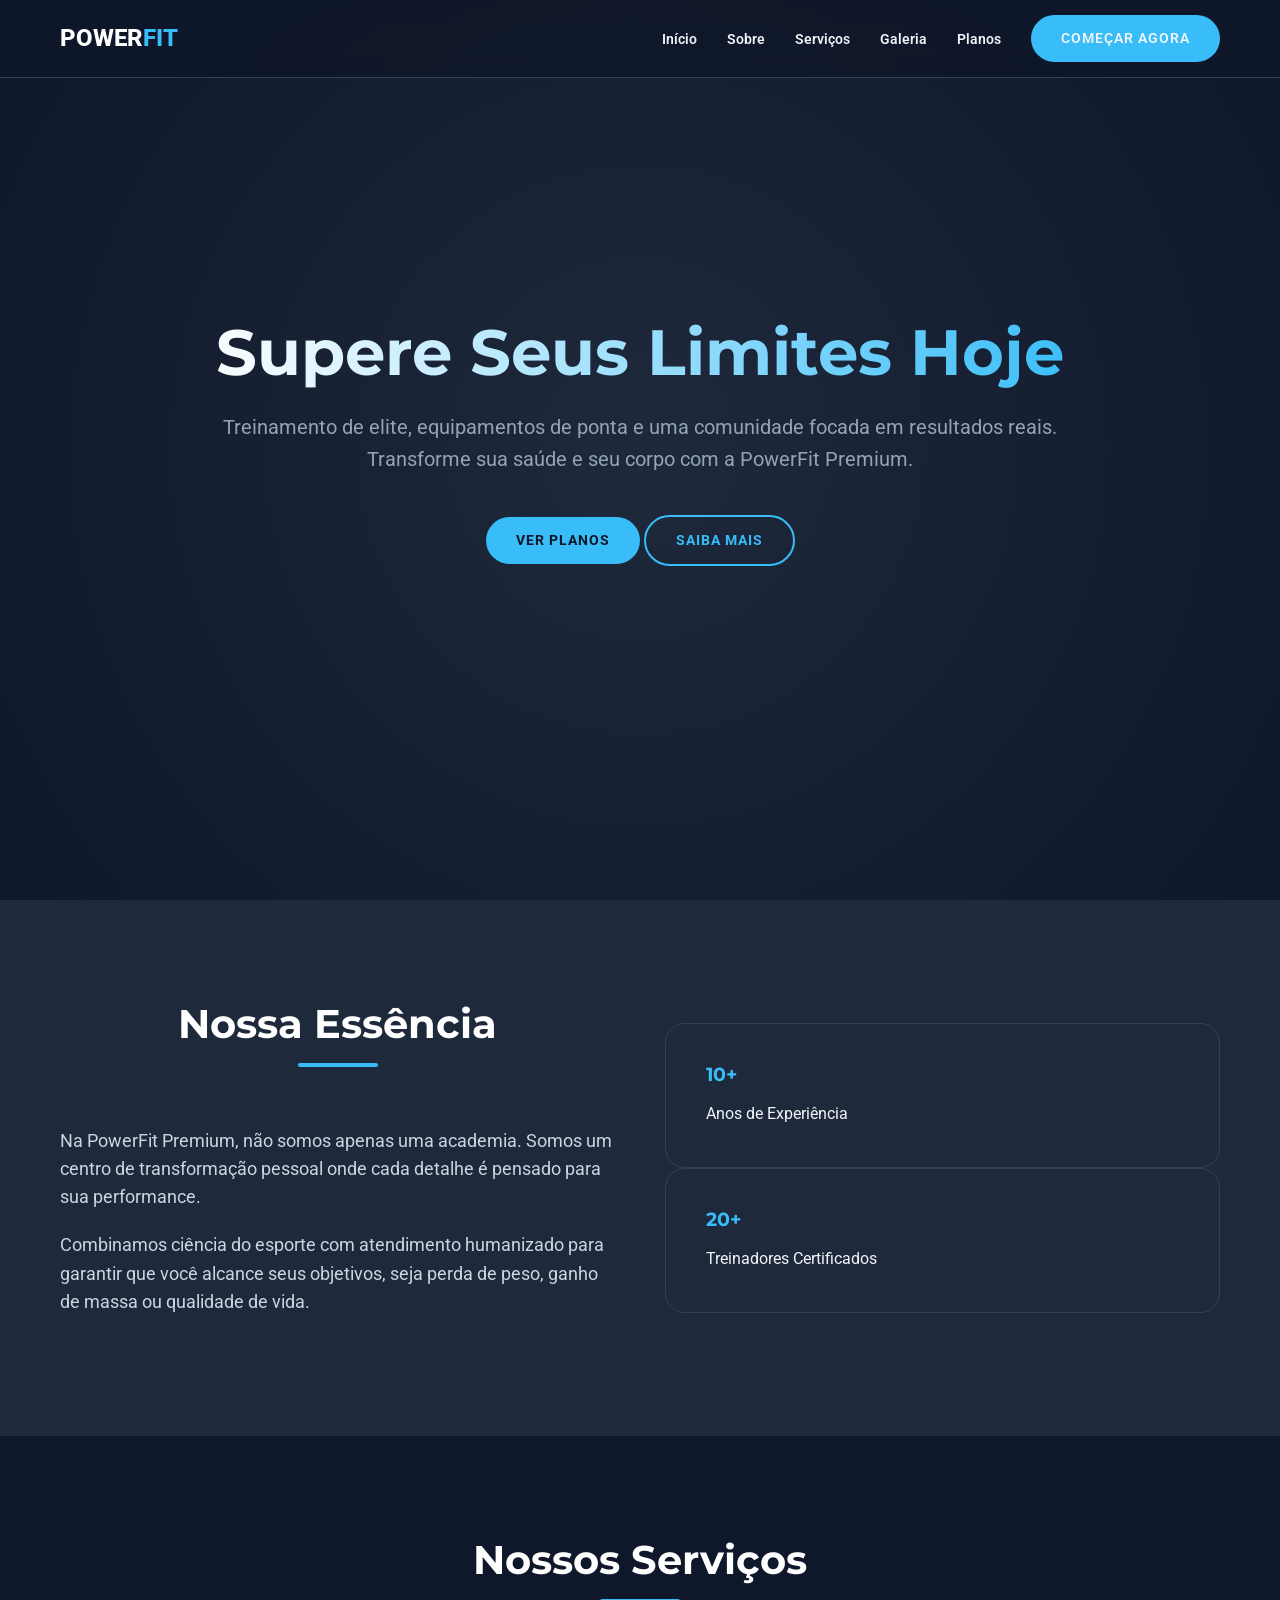
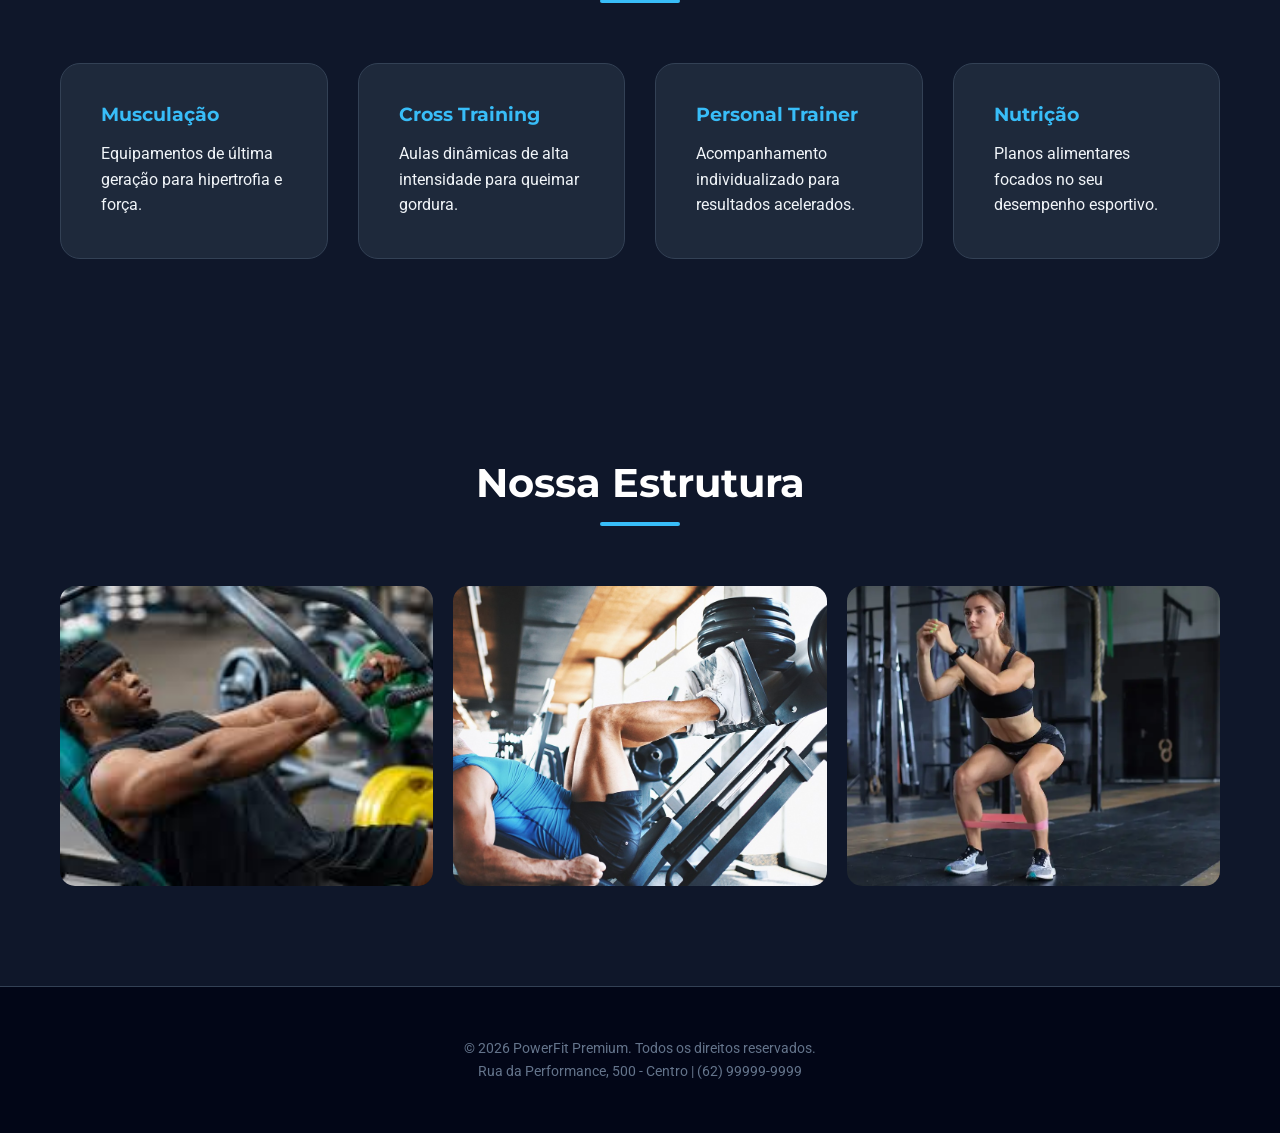
<file: index.html>
<!DOCTYPE html>
<html lang="pt-BR">
<head>
    <meta charset="UTF-8">
    <meta name="viewport" content="width=device-width, initial-scale=1.0">
    <title>PowerFit Premium | Sua Melhor Versão</title>
    <link rel="stylesheet" href="css/style.css">
    <link href="https://fonts.googleapis.com/css2?family=Montserrat:wght@700;800&family=Roboto:wght@400;500&display=swap" rel="stylesheet">
</head>
<body>

    <header class="main-header">
        <div class="container">
            <div class="logo">Power<span>Fit</span></div>
            <nav class="main-nav">
                <ul>
                    <li><a href="#hero">Início</a></li>
                    <li><a href="#about">Sobre</a></li>
                    <li><a href="#services">Serviços</a></li>
                    <li><a href="#gallery">Galeria</a></li>
                    <li><a href="pages/plano.html">Planos</a></li>
                    <li><a href="pages/cadastro.html" class="btn btn-primary">Começar Agora</a></li>
                </ul>
            </nav>
        </div>
    </header>

    <section id="hero" class="hero-section">
        <div class="container">
            <div class="hero-content">
                <h1>Supere Seus Limites Hoje</h1>
                <p>Treinamento de elite, equipamentos de ponta e uma comunidade focada em resultados reais. Transforme sua saúde e seu corpo com a PowerFit Premium.</p>
                <div class="hero-btns">
                    <a href="pages/plano.html" class="btn btn-primary">Ver Planos</a>
                    <a href="#about" class="btn btn-secondary">Saiba Mais</a>
                </div>
            </div>
        </div>
    </section>

    <section id="about" class="about-section">
        <div class="container">
            <div class="about-content">
                <div class="about-text">
                    <h2>Nossa Essência</h2>
                    <p>Na PowerFit Premium, não somos apenas uma academia. Somos um centro de transformação pessoal onde cada detalhe é pensado para sua performance.</p>
                    <p>Combinamos ciência do esporte com atendimento humanizado para garantir que você alcance seus objetivos, seja perda de peso, ganho de massa ou qualidade de vida.</p>
                </div>
                <div class="about-stats">
                    <div class="service-item">
                        <h3>10+</h3>
                        <p>Anos de Experiência</p>
                    </div>
                    <div class="service-item">
                        <h3>20+</h3>
                        <p>Treinadores Certificados</p>
                    </div>
                </div>
            </div>
        </div>
    </section>

    <section id="services" class="services-section">
        <div class="container">
            <h2>Nossos Serviços</h2>
            <div class="service-grid">
                <div class="service-item">
                    <h3>Musculação</h3>
                    <p>Equipamentos de última geração para hipertrofia e força.</p>
                </div>
                <div class="service-item">
                    <h3>Cross Training</h3>
                    <p>Aulas dinâmicas de alta intensidade para queimar gordura.</p>
                </div>
                <div class="service-item">
                    <h3>Personal Trainer</h3>
                    <p>Acompanhamento individualizado para resultados acelerados.</p>
                </div>
                <div class="service-item">
                    <h3>Nutrição</h3>
                    <p>Planos alimentares focados no seu desempenho esportivo.</p>
                </div>
            </div>
        </div>
    </section>

    <section id="gallery" class="gallery-section">
        <div class="container">
            <h2>Nossa Estrutura</h2>
            <div class="gallery-grid">
                <div class="gallery-item"><img src="img/imagem1.jpeg" alt="Academia"></div>
                <div class="gallery-item"><img src="img/imagem2.jpg" alt="Treino"></div>
                <div class="gallery-item"><img src="img/imagem3.webp" alt="Equipamentos"></div>
            </div>
        </div>
    </section>

    <footer>
        <div class="container">
            <p>&copy; 2026 PowerFit Premium. Todos os direitos reservados.</p>
            <p>Rua da Performance, 500 - Centro | (62) 99999-9999</p>
        </div>
    </footer>

</body>
</html>
</file>
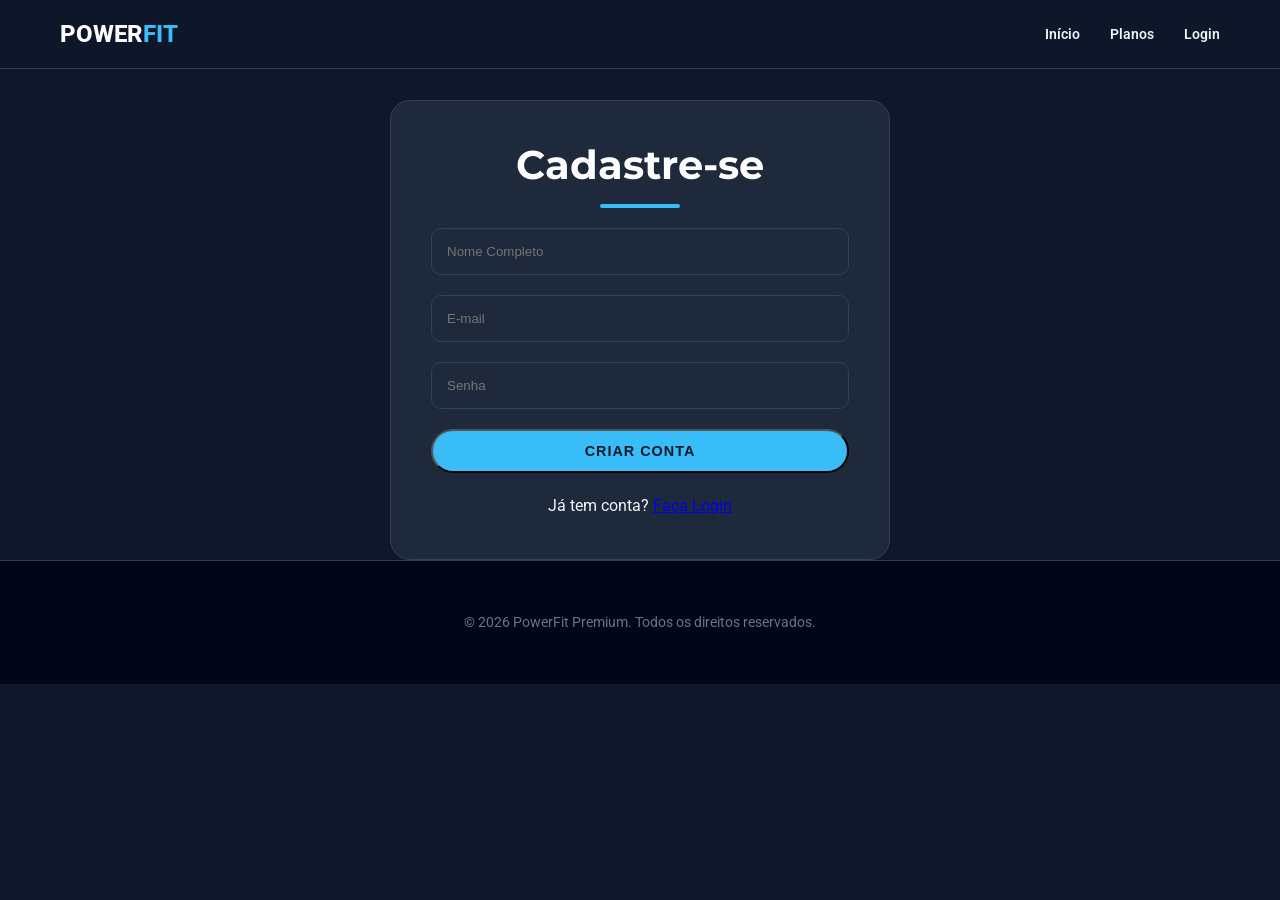
<file: pages/cadastro.html>
<!DOCTYPE html>
<html lang="pt-BR">
<head>
    <meta charset="UTF-8">
    <meta name="viewport" content="width=device-width, initial-scale=1.0">
    <title>Cadastro | PowerFit Premium</title>
    <link rel="stylesheet" href="../css/style.css">
    <link href="https://fonts.googleapis.com/css2?family=Montserrat:wght@700&family=Roboto:wght@400;500&display=swap" rel="stylesheet">
</head>
<body style="padding-top: 100px;">

    <header class="main-header">
        <div class="container">
            <a href="../index.html" class="logo" style="text-decoration:none;">Power<span>Fit</span></a>
            <nav class="main-nav">
                <ul>
                    <li><a href="../index.html">Início</a></li>
                    <li><a href="plano.html">Planos</a></li>
                    <li><a href="login.html">Login</a></li>
                </ul>
            </nav>
        </div>
    </header>

    <section class="container">
        <div style="max-width: 500px; margin: 0 auto; background: #1e293b; padding: 40px; border-radius: 20px; border: 1px solid #334155;">
            <h2 style="margin-bottom: 20px;">Cadastre-se</h2>
            <form class="contact-form">
                <input type="text" placeholder="Nome Completo" required>
                <input type="email" placeholder="E-mail" required>
                <input type="password" placeholder="Senha" required>
                <button type="submit" class="btn btn-primary" style="width: 100%;">Criar Conta</button>
            </form>
            <p style="text-align: center; margin-top: 20px;">Já tem conta? <a href="login.html">Faça Login</a></p>
        </div>
    </section>

    <footer>
        <div class="container">
            <p>&copy; 2026 PowerFit Premium. Todos os direitos reservados.</p>
        </div>
    </footer>

</body>
</html>
</file>
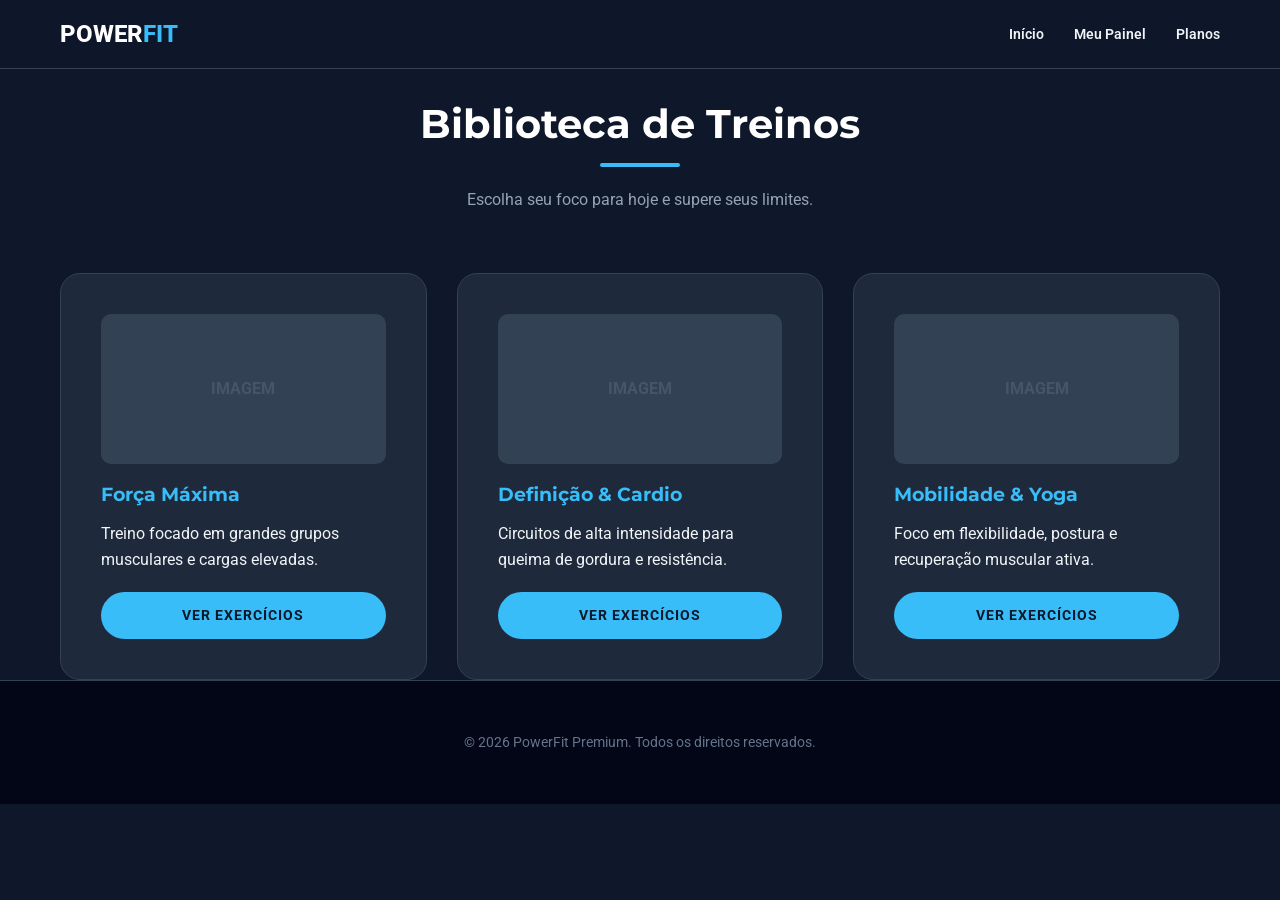
<file: pages/catalogo.html>
<!DOCTYPE html>
<html lang="pt-BR">
<head>
    <meta charset="UTF-8">
    <meta name="viewport" content="width=device-width, initial-scale=1.0">
    <title>Catálogo | PowerFit Premium</title>
    <link rel="stylesheet" href="../css/style.css">
    <link href="https://fonts.googleapis.com/css2?family=Montserrat:wght@700&family=Roboto:wght@400;500&display=swap" rel="stylesheet">
</head>
<body style="padding-top: 100px;">

    <header class="main-header">
        <div class="container">
            <a href="../index.html" class="logo" style="text-decoration:none;">Power<span>Fit</span></a>
            <nav class="main-nav">
                <ul>
                    <li><a href="../index.html">Início</a></li>
                    <li><a href="dashboard.html">Meu Painel</a></li>
                    <li><a href="plano.html">Planos</a></li>
                </ul>
            </nav>
        </div>
    </header>

    <section class="container">
        <h2>Biblioteca de Treinos</h2>
        <p style="text-align: center; color: #94a3b8; margin-top: -40px; margin-bottom: 60px;">Escolha seu foco para hoje e supere seus limites.</p>

        <div class="service-grid">
            <div class="service-item">
                <div style="height: 150px; background: #334155; border-radius: 10px; margin-bottom: 20px; display: flex; align-items: center; justify-content: center; font-weight: bold; color: #475569;">IMAGEM</div>
                <h3>Força Máxima</h3>
                <p style="margin-bottom: 20px;">Treino focado em grandes grupos musculares e cargas elevadas.</p>
                <a href="treino.html" class="btn btn-primary" style="width: 100%; text-align: center;">Ver Exercícios</a>
            </div>
            <div class="service-item">
                <div style="height: 150px; background: #334155; border-radius: 10px; margin-bottom: 20px; display: flex; align-items: center; justify-content: center; font-weight: bold; color: #475569;">IMAGEM</div>
                <h3>Definição & Cardio</h3>
                <p style="margin-bottom: 20px;">Circuitos de alta intensidade para queima de gordura e resistência.</p>
                <a href="treino.html" class="btn btn-primary" style="width: 100%; text-align: center;">Ver Exercícios</a>
            </div>
            <div class="service-item">
                <div style="height: 150px; background: #334155; border-radius: 10px; margin-bottom: 20px; display: flex; align-items: center; justify-content: center; font-weight: bold; color: #475569;">IMAGEM</div>
                <h3>Mobilidade & Yoga</h3>
                <p style="margin-bottom: 20px;">Foco em flexibilidade, postura e recuperação muscular ativa.</p>
                <a href="treino.html" class="btn btn-primary" style="width: 100%; text-align: center;">Ver Exercícios</a>
            </div>
        </div>
    </section>

    <footer>
        <div class="container">
            <p>&copy; 2026 PowerFit Premium. Todos os direitos reservados.</p>
        </div>
    </footer>

</body>
</html>
</file>
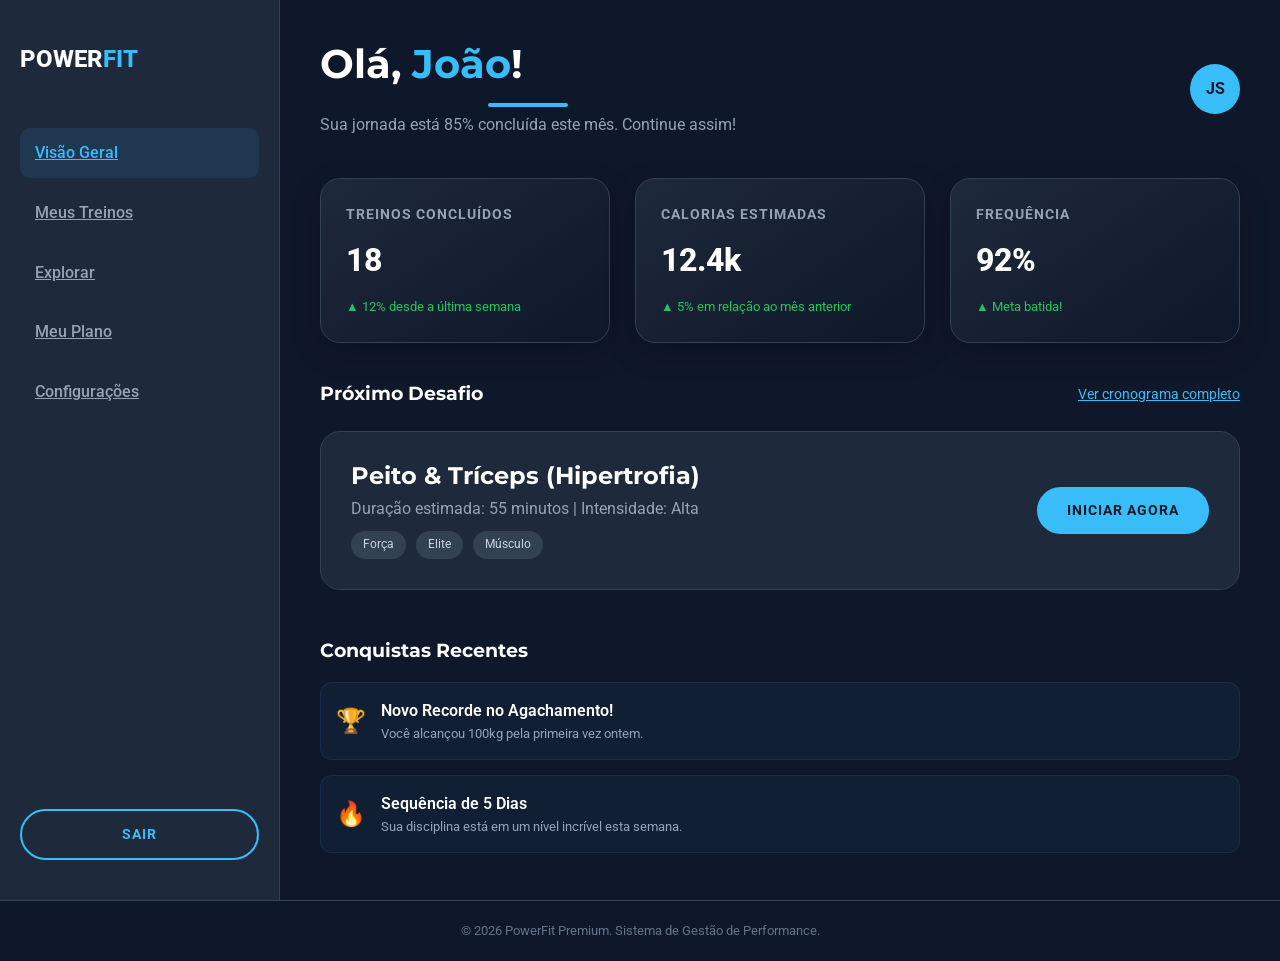
<file: pages/dashboard.html>
<!DOCTYPE html>
<html lang="pt-BR">
<head>
    <meta charset="UTF-8">
    <meta name="viewport" content="width=device-width, initial-scale=1.0">
    <title>Meu Painel | PowerFit Premium</title>
    <link rel="stylesheet" href="../css/style.css">
    <link href="https://fonts.googleapis.com/css2?family=Montserrat:wght@700;800&family=Roboto:wght@300;400;500&display=swap" rel="stylesheet">
    <style>
        /* Estilos específicos para o Dashboard para elevar o nível de UX */
        .dashboard-container {
            display: grid;
            grid-template-columns: 280px 1fr;
            min-height: 100vh;
            background-color: var(--dark-bg);
        }

        .sidebar {
            background: #1e293b;
            padding: 40px 20px;
            border-right: 1px solid #334155;
            display: flex;
            flex-direction: column;
            gap: 30px;
        }

        .sidebar-nav {
            list-style: none;
        }

        .sidebar-nav li {
            margin-bottom: 10px;
        }

        .sidebar-nav a {
            display: flex;
            align-items: center;
            padding: 12px 15px;
            border-radius: 10px;
            color: #94a3b8;
            font-weight: 500;
            transition: all 0.3s;
        }

        .sidebar-nav a:hover, .sidebar-nav a.active {
            background: rgba(56, 189, 248, 0.1);
            color: var(--primary-color);
        }

        .main-content {
            padding: 40px;
            overflow-y: auto;
        }

        .stats-grid {
            display: grid;
            grid-template-columns: repeat(auto-fit, minmax(240px, 1fr));
            gap: 25px;
            margin-bottom: 40px;
        }

        .stat-card {
            background: linear-gradient(145deg, #1e293b, #0f172a);
            padding: 25px;
            border-radius: 20px;
            border: 1px solid #334155;
            box-shadow: 0 10px 30px rgba(0,0,0,0.2);
        }

        .stat-card h4 {
            color: #94a3b8;
            font-size: 0.85rem;
            text-transform: uppercase;
            letter-spacing: 1px;
            margin-bottom: 10px;
        }

        .stat-card .value {
            font-size: 2rem;
            font-weight: 800;
            color: #fff;
        }

        .stat-card .trend {
            font-size: 0.8rem;
            margin-top: 10px;
        }

        .trend.up { color: #22c55e; }
        .trend.down { color: #ef4444; }

        .dashboard-section-title {
            display: flex;
            justify-content: space-between;
            align-items: center;
            margin-bottom: 25px;
        }

        .workout-card {
            background: #1e293b;
            border-radius: 20px;
            padding: 30px;
            border: 1px solid #334155;
            display: flex;
            justify-content: space-between;
            align-items: center;
            gap: 20px;
            flex-wrap: wrap;
        }

        .workout-info h3 {
            font-size: 1.5rem;
            margin-bottom: 5px;
        }

        .workout-tags {
            display: flex;
            gap: 10px;
            margin-top: 10px;
        }

        .tag {
            background: #334155;
            padding: 4px 12px;
            border-radius: 50px;
            font-size: 0.75rem;
            color: #cbd5e1;
        }

        @media (max-width: 992px) {
            .dashboard-container {
                grid-template-columns: 1fr;
            }
            .sidebar {
                display: none; /* Simplificação para mobile */
            }
        }
    </style>
</head>
<body>

    <div class="dashboard-container">
        <!-- SIDEBAR: Navegação lateral de elite -->
        <aside class="sidebar">
            <div class="logo" style="margin-bottom: 20px;">Power<span>Fit</span></div>
            <ul class="sidebar-nav">
                <li><a href="#" class="active">Visão Geral</a></li>
                <li><a href="treino.html">Meus Treinos</a></li>
                <li><a href="catalogo.html">Explorar</a></li>
                <li><a href="plano.html">Meu Plano</a></li>
                <li><a href="#">Configurações</a></li>
            </ul>
            <div style="margin-top: auto;">
                <a href="../index.html" class="btn btn-secondary" style="width: 100%; text-align: center;">Sair</a>
            </div>
        </aside>

        <!-- MAIN CONTENT: Painel principal com estatísticas -->
        <main class="main-content">
            <header style="display: flex; justify-content: space-between; align-items: center; margin-bottom: 40px;">
                <div>
                    <h2 style="text-align: left; margin-bottom: 5px;">Olá, <span style="color: var(--primary-color);">João</span>!</h2>
                    <p style="color: #94a3b8;">Sua jornada está 85% concluída este mês. Continue assim!</p>
                </div>
                <div style="width: 50px; height: 50px; background: var(--primary-color); border-radius: 50%; display: flex; align-items: center; justify-content: center; font-weight: bold; color: #0f172a;">JS</div>
            </header>

            <!-- STATS: Cards de métricas rápidas -->
            <div class="stats-grid">
                <div class="stat-card">
                    <h4>Treinos Concluídos</h4>
                    <div class="value">18</div>
                    <div class="trend up">▲ 12% desde a última semana</div>
                </div>
                <div class="stat-card">
                    <h4>Calorias Estimadas</h4>
                    <div class="value">12.4k</div>
                    <div class="trend up">▲ 5% em relação ao mês anterior</div>
                </div>
                <div class="stat-card">
                    <h4>Frequência</h4>
                    <div class="value">92%</div>
                    <div class="trend up">▲ Meta batida!</div>
                </div>
            </div>

            <!-- NEXT WORKOUT: Chamada para ação principal -->
            <div class="dashboard-section-title">
                <h3 style="margin-bottom: 0;">Próximo Desafio</h3>
                <a href="catalogo.html" style="color: var(--primary-color); font-size: 0.9rem;">Ver cronograma completo</a>
            </div>

            <div class="workout-card">
                <div class="workout-info">
                    <h3>Peito & Tríceps (Hipertrofia)</h3>
                    <p style="color: #94a3b8;">Duração estimada: 55 minutos | Intensidade: Alta</p>
                    <div class="workout-tags">
                        <span class="tag">Força</span>
                        <span class="tag">Elite</span>
                        <span class="tag">Músculo</span>
                    </div>
                </div>
                <a href="treino.html" class="btn btn-primary">Iniciar Agora</a>
            </div>

            <!-- RECENT ACTIVITY: Lista de conquistas recentes -->
            <div style="margin-top: 50px;">
                <h3 style="margin-bottom: 20px;">Conquistas Recentes</h3>
                <div style="display: grid; gap: 15px;">
                    <div style="display: flex; align-items: center; gap: 15px; background: rgba(56, 189, 248, 0.05); padding: 15px; border-radius: 12px; border: 1px solid rgba(56, 189, 248, 0.1);">
                        <div style="font-size: 1.5rem;">🏆</div>
                        <div>
                            <p style="font-weight: 600; color: #fff;">Novo Recorde no Agachamento!</p>
                            <p style="font-size: 0.8rem; color: #94a3b8;">Você alcançou 100kg pela primeira vez ontem.</p>
                        </div>
                    </div>
                    <div style="display: flex; align-items: center; gap: 15px; background: rgba(56, 189, 248, 0.05); padding: 15px; border-radius: 12px; border: 1px solid rgba(56, 189, 248, 0.1);">
                        <div style="font-size: 1.5rem;">🔥</div>
                        <div>
                            <p style="font-weight: 600; color: #fff;">Sequência de 5 Dias</p>
                            <p style="font-size: 0.8rem; color: #94a3b8;">Sua disciplina está em um nível incrível esta semana.</p>
                        </div>
                    </div>
                </div>
            </div>
        </main>
    </div>

    <footer style="padding: 20px; background: #0f172a; border-top: 1px solid #334155; text-align: center;">
        <p style="color: #64748b; font-size: 0.8rem;">&copy; 2026 PowerFit Premium. Sistema de Gestão de Performance.</p>
    </footer>

</body>
</html>
</file>
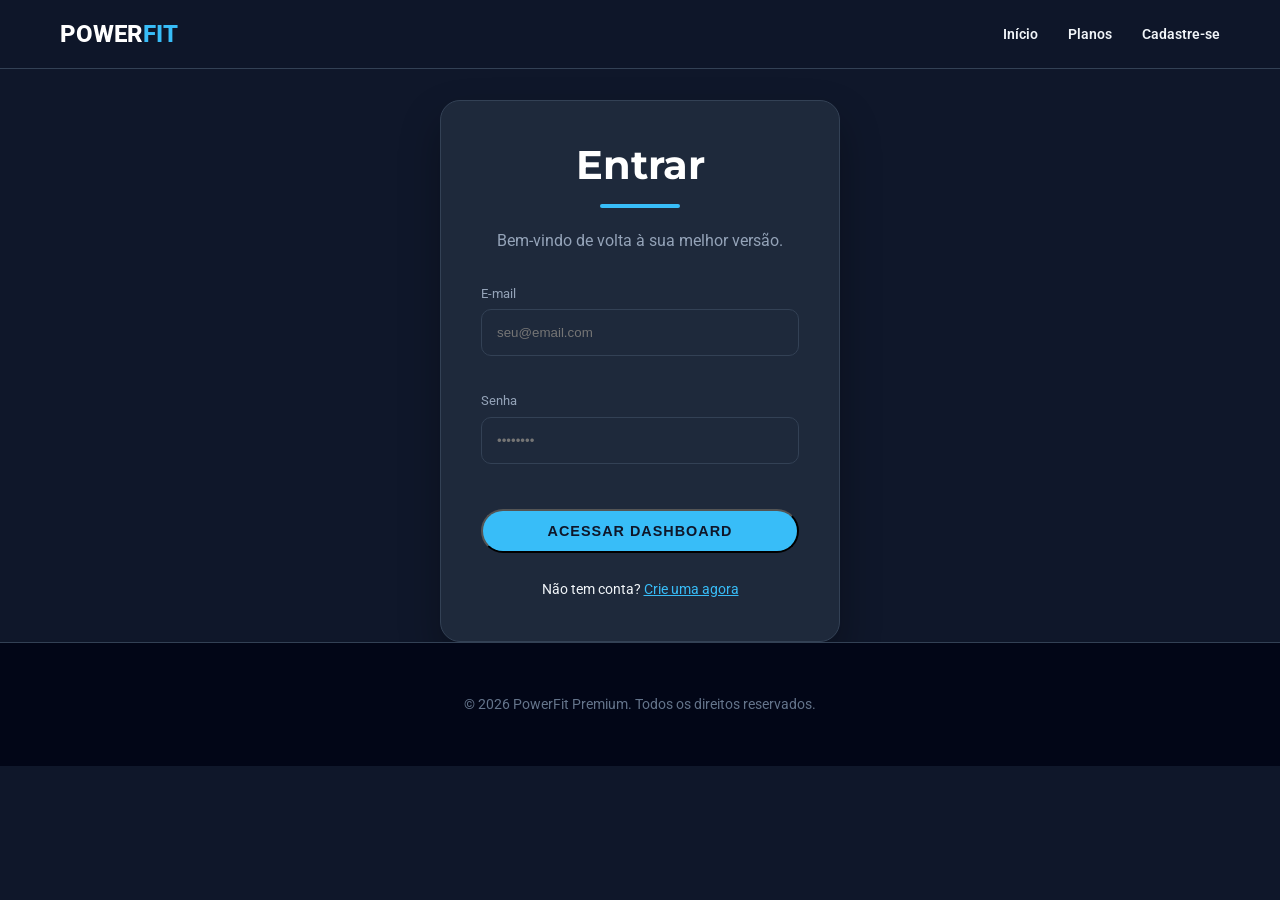
<file: pages/login.html>
<!DOCTYPE html>
<html lang="pt-BR">
<head>
    <meta charset="UTF-8">
    <meta name="viewport" content="width=device-width, initial-scale=1.0">
    <title>Login | PowerFit Premium</title>
    <link rel="stylesheet" href="../css/style.css">
    <link href="https://fonts.googleapis.com/css2?family=Montserrat:wght@700&family=Roboto:wght@400;500&display=swap" rel="stylesheet">
</head>
<body style="padding-top: 100px;">

    <header class="main-header">
        <div class="container">
            <a href="../index.html" class="logo" style="text-decoration:none;">Power<span>Fit</span></a>
            <nav class="main-nav">
                <ul>
                    <li><a href="../index.html">Início</a></li>
                    <li><a href="plano.html">Planos</a></li>
                    <li><a href="cadastro.html">Cadastre-se</a></li>
                </ul>
            </nav>
        </div>
    </header>

    <section class="container">
        <div style="max-width: 400px; margin: 0 auto; background: #1e293b; padding: 40px; border-radius: 20px; border: 1px solid #334155; box-shadow: 0 20px 40px rgba(0,0,0,0.3);">
            <h2 style="margin-bottom: 20px; text-align: center;">Entrar</h2>
            <p style="text-align: center; color: #94a3b8; margin-bottom: 30px;">Bem-vindo de volta à sua melhor versão.</p>
            <form class="contact-form" action="dashboard.html">
                <div style="margin-bottom: 15px;">
                    <label style="display:block; margin-bottom: 5px; font-size: 0.8rem; color: #94a3b8;">E-mail</label>
                    <input type="email" placeholder="seu@email.com" required style="width: 100%;">
                </div>
                <div style="margin-bottom: 25px;">
                    <label style="display:block; margin-bottom: 5px; font-size: 0.8rem; color: #94a3b8;">Senha</label>
                    <input type="password" placeholder="••••••••" required style="width: 100%;">
                </div>
                <button type="submit" class="btn btn-primary" style="width: 100%;">Acessar Dashboard</button>
            </form>
            <p style="text-align: center; margin-top: 25px; font-size: 0.9rem;">Não tem conta? <a href="cadastro.html" style="color: var(--primary-color);">Crie uma agora</a></p>
        </div>
    </section>

    <footer>
        <div class="container">
            <p>&copy; 2026 PowerFit Premium. Todos os direitos reservados.</p>
        </div>
    </footer>

</body>
</html>
</file>
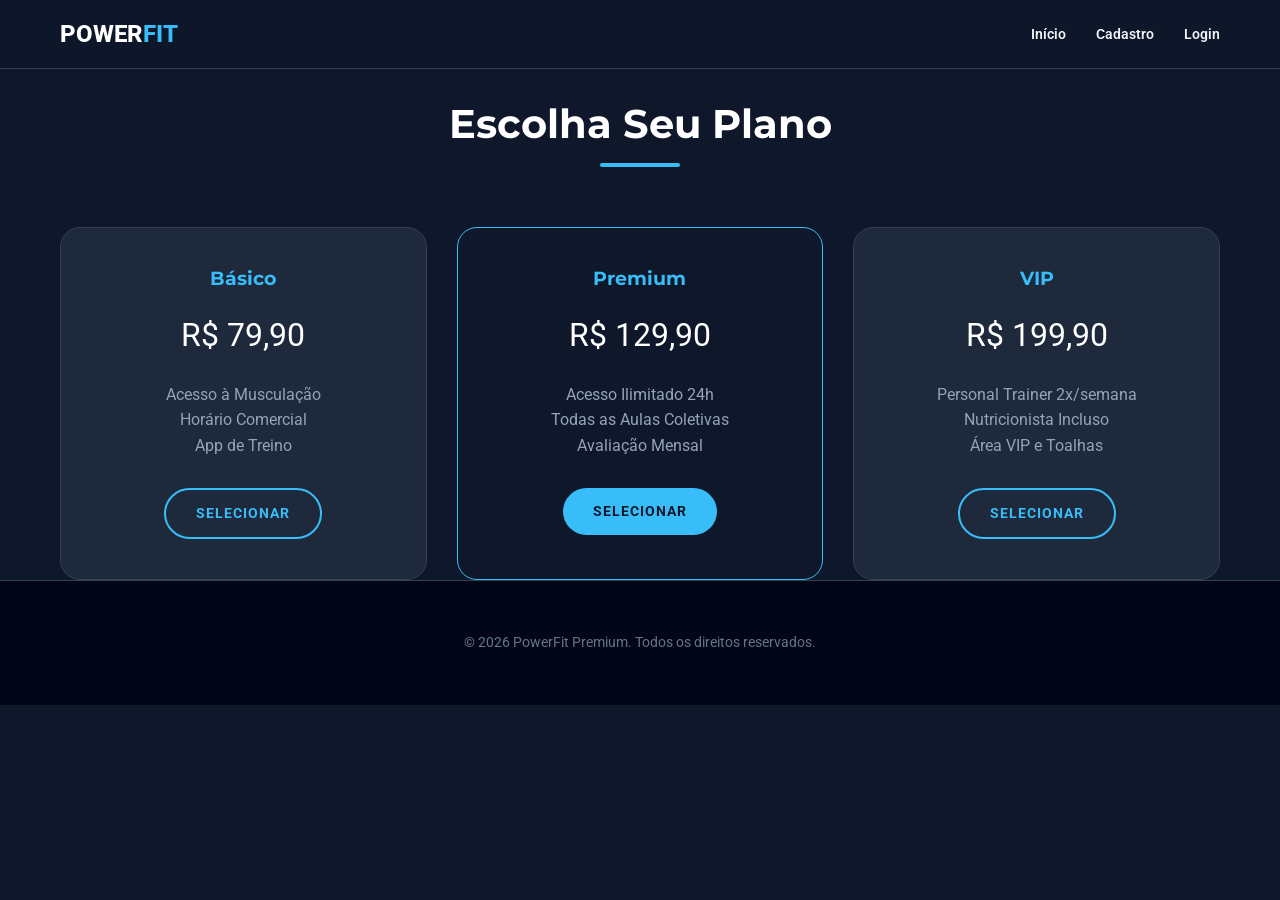
<file: pages/plano.html>
<!DOCTYPE html>
<html lang="pt-BR">
<head>
    <meta charset="UTF-8">
    <meta name="viewport" content="width=device-width, initial-scale=1.0">
    <title>Planos | PowerFit Premium</title>
    <link rel="stylesheet" href="../css/style.css">
    <link href="https://fonts.googleapis.com/css2?family=Montserrat:wght@700&family=Roboto:wght@400;500&display=swap" rel="stylesheet">
</head>
<body style="padding-top: 100px;">

    <header class="main-header">
        <div class="container">
            <a href="../index.html" class="logo" style="text-decoration:none;">Power<span>Fit</span></a>
            <nav class="main-nav">
                <ul>
                    <li><a href="../index.html">Início</a></li>
                    <li><a href="cadastro.html">Cadastro</a></li>
                    <li><a href="login.html">Login</a></li>
                </ul>
            </nav>
        </div>
    </header>

    <section class="container">
        <h2>Escolha Seu Plano</h2>
        <div class="service-grid">
            <div class="service-item" style="text-align: center;">
                <h3>Básico</h3>
                <p style="font-size: 2rem; color: #fff; margin: 20px 0;">R$ 79,90</p>
                <ul style="list-style: none; margin-bottom: 30px; color: #94a3b8;">
                    <li>Acesso à Musculação</li>
                    <li>Horário Comercial</li>
                    <li>App de Treino</li>
                </ul>
                <a href="cadastro.html" class="btn btn-secondary">Selecionar</a>
            </div>
            <div class="service-item" style="text-align: center; border-color: var(--primary-color); background: #0f172a;">
                <h3 style="color: var(--primary-color);">Premium</h3>
                <p style="font-size: 2rem; color: #fff; margin: 20px 0;">R$ 129,90</p>
                <ul style="list-style: none; margin-bottom: 30px; color: #94a3b8;">
                    <li>Acesso Ilimitado 24h</li>
                    <li>Todas as Aulas Coletivas</li>
                    <li>Avaliação Mensal</li>
                </ul>
                <a href="cadastro.html" class="btn btn-primary">Selecionar</a>
            </div>
            <div class="service-item" style="text-align: center;">
                <h3>VIP</h3>
                <p style="font-size: 2rem; color: #fff; margin: 20px 0;">R$ 199,90</p>
                <ul style="list-style: none; margin-bottom: 30px; color: #94a3b8;">
                    <li>Personal Trainer 2x/semana</li>
                    <li>Nutricionista Incluso</li>
                    <li>Área VIP e Toalhas</li>
                </ul>
                <a href="cadastro.html" class="btn btn-secondary">Selecionar</a>
            </div>
        </div>
    </section>

    <footer>
        <div class="container">
            <p>&copy; 2026 PowerFit Premium. Todos os direitos reservados.</p>
        </div>
    </footer>

</body>
</html>
</file>
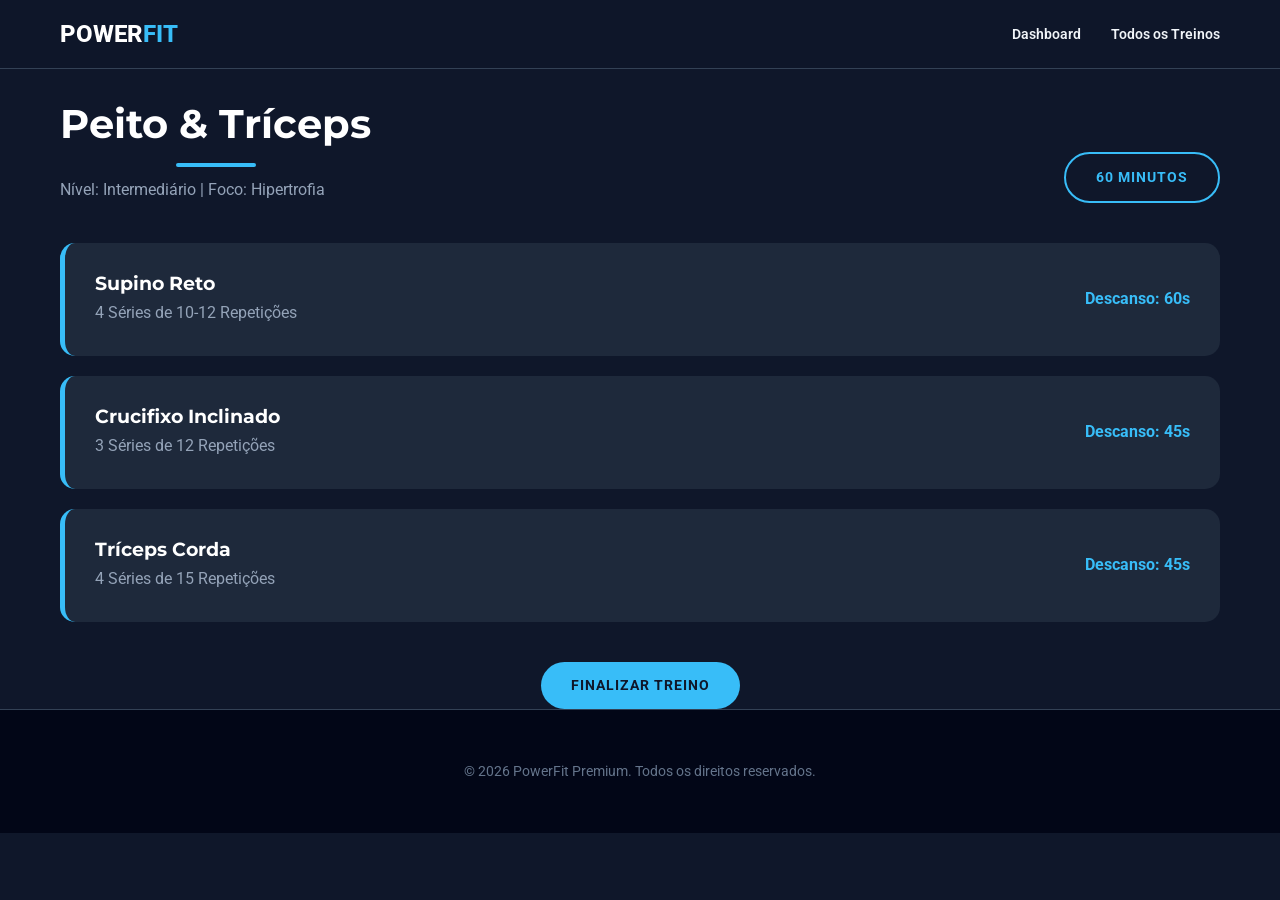
<file: pages/treino.html>
<!DOCTYPE html>
<html lang="pt-BR">
<head>
    <meta charset="UTF-8">
    <meta name="viewport" content="width=device-width, initial-scale=1.0">
    <title>Treino | PowerFit Premium</title>
    <link rel="stylesheet" href="../css/style.css">
    <link href="https://fonts.googleapis.com/css2?family=Montserrat:wght@700&family=Roboto:wght@400;500&display=swap" rel="stylesheet">
</head>
<body style="padding-top: 100px;">

    <header class="main-header">
        <div class="container">
            <a href="../index.html" class="logo" style="text-decoration:none;">Power<span>Fit</span></a>
            <nav class="main-nav">
                <ul>
                    <li><a href="dashboard.html">Dashboard</a></li>
                    <li><a href="catalogo.html">Todos os Treinos</a></li>
                </ul>
            </nav>
        </div>
    </header>

    <section class="container">
        <div style="margin-bottom: 40px; display: flex; justify-content: space-between; align-items: flex-end; flex-wrap: wrap; gap: 20px;">
            <div>
                <h2 style="text-align: left; margin-bottom: 10px;">Peito & Tríceps</h2>
                <p style="color: #94a3b8;">Nível: Intermediário | Foco: Hipertrofia</p>
            </div>
            <div class="btn btn-secondary" style="cursor: default;">60 Minutos</div>
        </div>

        <div style="display: grid; gap: 20px;">
            <!-- Exercício 1 -->
            <div style="background: #1e293b; padding: 30px; border-radius: 15px; border-left: 5px solid var(--primary-color); display: flex; justify-content: space-between; align-items: center; flex-wrap: wrap; gap: 20px;">
                <div>
                    <h3 style="color: #fff; margin-bottom: 5px;">Supino Reto</h3>
                    <p style="color: #94a3b8;">4 Séries de 10-12 Repetições</p>
                </div>
                <div style="color: var(--primary-color); font-weight: bold;">Descanso: 60s</div>
            </div>

            <!-- Exercício 2 -->
            <div style="background: #1e293b; padding: 30px; border-radius: 15px; border-left: 5px solid var(--primary-color); display: flex; justify-content: space-between; align-items: center; flex-wrap: wrap; gap: 20px;">
                <div>
                    <h3 style="color: #fff; margin-bottom: 5px;">Crucifixo Inclinado</h3>
                    <p style="color: #94a3b8;">3 Séries de 12 Repetições</p>
                </div>
                <div style="color: var(--primary-color); font-weight: bold;">Descanso: 45s</div>
            </div>

            <!-- Exercício 3 -->
            <div style="background: #1e293b; padding: 30px; border-radius: 15px; border-left: 5px solid var(--primary-color); display: flex; justify-content: space-between; align-items: center; flex-wrap: wrap; gap: 20px;">
                <div>
                    <h3 style="color: #fff; margin-bottom: 5px;">Tríceps Corda</h3>
                    <p style="color: #94a3b8;">4 Séries de 15 Repetições</p>
                </div>
                <div style="color: var(--primary-color); font-weight: bold;">Descanso: 45s</div>
            </div>
        </div>

        <div style="margin-top: 40px; text-align: center;">
            <a href="dashboard.html" class="btn btn-primary">Finalizar Treino</a>
        </div>
    </section>

    <footer>
        <div class="container">
            <p>&copy; 2026 PowerFit Premium. Todos os direitos reservados.</p>
        </div>
    </footer>

</body>
</html>
</file>
<file: css/style.css>
/* ========================================================================== *
 * Arquivo: style.css (VERSÃO CORRIGIDA - VISIBILIDADE IMEDIATA)
 * Descrição: Estilos CSS para o site PowerFit Premium.
 *            Foco em UX/UI de alta qualidade, sem dependência de JavaScript.
 * ========================================================================== */

:root {
    --primary-color: #38bdf8; /* Azul céu vibrante */
    --secondary-color: #0ea5e9; 
    --accent-color: #fbbf24; /* Amarelo âmbar para destaque */
    --dark-bg: #0f172a; /* Fundo azul marinho profundo */
    --light-bg: #1e293b; /* Fundo azul ardósia */
    --text-color: #f1f5f9; 
    --heading-color: #ffffff;
    --border-color: #334155;

    --font-primary: 'Montserrat', sans-serif;
    --font-secondary: 'Roboto', sans-serif;

    --spacing-sm: 10px;
    --spacing-md: 20px;
    --spacing-lg: 60px;
}

/* Reset básico */
* {
    margin: 0;
    padding: 0;
    box-sizing: border-box;
}

html {
    scroll-behavior: smooth;
}

body {
    font-family: var(--font-secondary);
    color: var(--text-color);
    background-color: var(--dark-bg);
    line-height: 1.6;
    overflow-x: hidden;
}

.container {
    max-width: 1200px;
    margin: 0 auto;
    padding: 0 var(--spacing-md);
}

/* Títulos */
h1, h2, h3 {
    font-family: var(--font-primary);
    color: var(--heading-color);
    line-height: 1.2;
}

h2 {
    font-size: 2.5rem;
    text-align: center;
    margin-bottom: var(--spacing-lg);
    position: relative;
}

h2::after {
    content: '';
    display: block;
    width: 80px;
    height: 4px;
    background: var(--primary-color);
    margin: 15px auto 0;
    border-radius: 2px;
}

/* Botões */
.btn {
    display: inline-block;
    padding: 12px 30px;
    border-radius: 50px;
    font-weight: 700;
    text-transform: uppercase;
    transition: all 0.3s ease;
    cursor: pointer;
    text-decoration: none;
    font-size: 0.9rem;
    letter-spacing: 1px;
}

.btn-primary {
    background-color: var(--primary-color);
    color: var(--dark-bg);
}

.btn-primary:hover {
    background-color: var(--heading-color);
    transform: translateY(-3px);
    box-shadow: 0 10px 20px rgba(56, 189, 248, 0.3);
}

.btn-secondary {
    background-color: transparent;
    border: 2px solid var(--primary-color);
    color: var(--primary-color);
}

.btn-secondary:hover {
    background-color: var(--primary-color);
    color: var(--dark-bg);
}

/* Header */
.main-header {
    background-color: rgba(15, 23, 42, 0.9);
    backdrop-filter: blur(10px);
    padding: 15px 0;
    position: fixed;
    width: 100%;
    top: 0;
    z-index: 1000;
    border-bottom: 1px solid var(--border-color);
}

.main-header .container {
    display: flex;
    justify-content: space-between;
    align-items: center;
}

.logo {
    font-size: 1.5rem;
    font-weight: 800;
    color: var(--heading-color);
    text-transform: uppercase;
}

.logo span {
    color: var(--primary-color);
}

.main-nav ul {
    display: flex;
    list-style: none;
    align-items: center;
}

.main-nav li {
    margin-left: 30px;
}

.main-nav a {
    color: var(--text-color);
    text-decoration: none;
    font-weight: 600;
    font-size: 0.9rem;
    transition: color 0.3s;
}

.main-nav a:hover {
    color: var(--primary-color);
}

/* Hero Section */
.hero-section {
    min-height: 100vh;
    display: flex;
    align-items: center;
    justify-content: center;
    text-align: center;
    padding-top: 80px;
    background: radial-gradient(circle at center, #1e293b 0%, #0f172a 100%);
    position: relative;
}

.hero-content {
    max-width: 900px;
    animation: fadeInUp 1s ease-out;
}

.hero-content h1 {
    font-size: 4rem;
    margin-bottom: 20px;
    background: linear-gradient(to right, #fff, var(--primary-color));
    -webkit-background-clip: text;
    -webkit-text-fill-color: transparent;
}

.hero-content p {
    font-size: 1.25rem;
    margin-bottom: 40px;
    color: #94a3b8;
}

/* Seções Gerais */
section {
    padding: 100px 0;
}

.about-section {
    background-color: var(--light-bg);
}

.about-content {
    display: grid;
    grid-template-columns: 1fr 1fr;
    gap: 50px;
    align-items: center;
}

.about-text p {
    margin-bottom: 20px;
    font-size: 1.1rem;
    color: #cbd5e1;
}

/* Services */
.service-grid {
    display: grid;
    grid-template-columns: repeat(auto-fit, minmax(250px, 1fr));
    gap: 30px;
}

.service-item {
    background: #1e293b;
    padding: 40px;
    border-radius: 20px;
    border: 1px solid var(--border-color);
    transition: all 0.3s ease;
}

.service-item:hover {
    border-color: var(--primary-color);
    transform: translateY(-10px);
}

.service-item h3 {
    margin-bottom: 15px;
    color: var(--primary-color);
}

/* Gallery */
.gallery-grid {
    display: grid;
    grid-template-columns: repeat(auto-fit, minmax(280px, 1fr));
    gap: 20px;
}

.gallery-item {
    height: 300px;
    background: #334155;
    border-radius: 15px;
    overflow: hidden;
    position: relative;
}

.gallery-item img {
    width: 100%;
    height: 100%;
    object-fit: cover;
    transition: transform 0.5s ease;
}

.gallery-item:hover img {
    transform: scale(1.1);
}

/* Contact */
.contact-container {
    display: grid;
    grid-template-columns: 1fr 1fr;
    gap: 50px;
}

.contact-form {
    display: flex;
    flex-direction: column;
    gap: 20px;
}

.contact-form input, .contact-form textarea {
    padding: 15px;
    border-radius: 10px;
    border: 1px solid var(--border-color);
    background: #1e293b;
    color: #fff;
}

/* Footer */
footer {
    padding: 50px 0;
    text-align: center;
    background: #020617;
    border-top: 1px solid var(--border-color);
}

footer p {
    color: #64748b;
    font-size: 0.9rem;
}

/* Animações */
@keyframes fadeInUp {
    from {
        opacity: 0;
        transform: translateY(30px);
    }
    to {
        opacity: 1;
        transform: translateY(0);
    }
}

/* Responsividade */
@media (max-width: 768px) {
    .hero-content h1 { font-size: 2.5rem; }
    .about-content, .contact-container { grid-template-columns: 1fr; }
    .main-nav { display: none; } /* Simplificação para mobile por enquanto */
}
</file>
